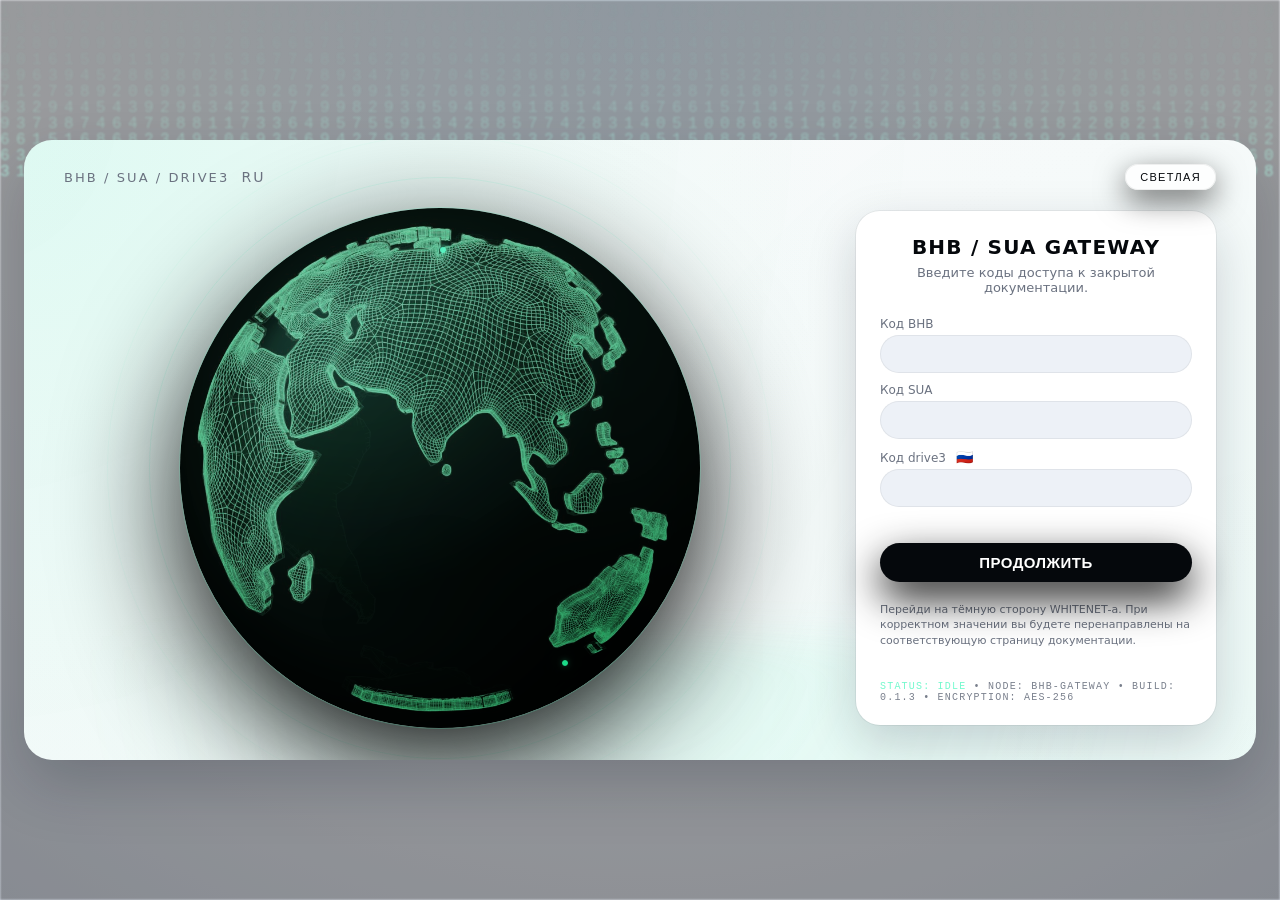
<file: index.html>
<!DOCTYPE html>
<html lang="ru">
  <head>
    <meta charset="UTF-8" />
    <meta name="viewport" content="width=device-width, initial-scale=1.0" />
    <title>BHB / SUA Gateway</title>
    <link rel="stylesheet" href="style.css" />
  </head>
  <body>
    <main class="page">
      <canvas id="code-rain" aria-hidden="true"></canvas>

      <div class="shell">
        <div class="shell-header">
          <div class="shell-logo">BHB / SUA / DRIVE3 <span class="flag-ru">RU</span></div>
          <button
            class="theme-toggle"
            type="button"
            id="theme-toggle"
            aria-label="Переключить тему"
          >
            ТЁМНАЯ
          </button>
        </div>

        <div class="layout">
          <div class="planet-wrap" aria-hidden="true">
            <div class="planet-orbit">
              <div class="planet-orbit-ring planet-orbit-ring--inner"></div>
              <div class="planet-orbit-ring planet-orbit-ring--outer"></div>
              <div class="planet-glow"></div>

              <div class="planet planet--wire">
                <div class="planet-wireframe">
                  <img src="wire1.png" alt="" class="planet-wireframe-layer planet-wireframe-layer--1" />
                  <img src="wire2.png" alt="" class="planet-wireframe-layer planet-wireframe-layer--2" />
                  <img src="wire3.png" alt="" class="planet-wireframe-layer planet-wireframe-layer--3" />
                </div>
                <div class="planet-scan"></div>
                <div class="planet-satellites">
                  <div class="planet-satellite planet-satellite--1"></div>
                  <div class="planet-satellite planet-satellite--2"></div>
                </div>
                <div class="planet-wire-mask"></div>
              </div>
            </div>
          </div>

          <section class="panel">
            <header class="panel-header">
              <h1>BHB / SUA GATEWAY</h1>
              <p>Введите коды доступа к закрытой документации.</p>
            </header>

            <div class="field-group">
              <div>
                <label for="code-bhb">Код BHB</label>
                <input id="code-bhb" type="text" autocomplete="off" />
              </div>

              <div>
                <label for="code-sua">Код SUA</label>
                <input id="code-sua" type="text" autocomplete="off" />
              </div>

              <div class="field-drive">
                <label for="code-drive">
                  Код drive3 <span class="flag-ru" aria-hidden="true">🇷🇺</span>
                </label>
                <input id="code-drive" type="text" autocomplete="off" />
              </div>

              <div class="error-text" id="code-error"></div>
            </div>

            <div class="btn-row">
              <button class="primary" id="continue-btn" type="button">
                ПРОДОЛЖИТЬ
              </button>
            </div>

            <p class="hint">
              Перейди на тёмную сторону WHITENET&#8209;a. При корректном значении вы будете перенаправлены на соответствующую
              страницу документации.
            </p>

            <p class="sysline">
              <span id="status-text">STATUS: IDLE</span>
              • NODE: BHB-GATEWAY • BUILD: 0.1.3 • ENCRYPTION: AES-256
            </p>
          </section>
        </div>
      </div>
    </main>

    <script src="script.js"></script>
  </body>
</html>
</file>
<file: style.css>
*,
*::before,
*::after {
  box-sizing: border-box;
}

:root {
  --bg-page: #020405;
  --bg-card: #050608;
  --bg-input: #121318;
  --text-main: #f7f7f7;
  --text-muted: #8c8c8c;
  --accent: #ffffff;
  --border-subtle: rgba(255, 255, 255, 0.08);
  --shadow-soft: 0 28px 80px rgba(0, 0, 0, 0.9);
  --error: #ff4b4b;
  --wire-color: #54f7c2;
}

body {
  margin: 0;
  min-height: 100vh;
  font-family: system-ui, -apple-system, BlinkMacSystemFont, "SF Pro Text",
    "Segoe UI", sans-serif;
  background: radial-gradient(circle at top, #16191f 0, #050608 55%, #000 100%);
  color: var(--text-main);
}

/* layout */

.page {
  position: relative;
  width: 100%;
  min-height: 100vh;
  display: flex;
  align-items: center;
  justify-content: center;
  padding: 24px;
  overflow: hidden;
}

.shell {
  position: relative;
  z-index: 1;
  width: 100%;
  max-width: 1280px;
  margin: 0 auto;
  border-radius: 28px;
  padding: 24px 40px 32px;
  background:
    radial-gradient(circle at 0 0, rgba(84,247,194,0.06), transparent 60%),
    radial-gradient(circle at 100% 100%, rgba(84,247,194,0.04), transparent 60%),
    #050609;
  box-shadow: var(--shadow-soft);
  overflow: hidden;
}

.shell::before {
  content: "";
  position: absolute;
  inset: -30%;
  background:
    radial-gradient(circle at 15% 15%, rgba(84,247,194,0.04), transparent 60%),
    radial-gradient(circle at 85% 85%, rgba(255,255,255,0.02), transparent 60%);
  opacity: 0.6;
  pointer-events: none;
}

.shell::after {
  content: "";
  position: absolute;
  left: -20%;
  right: -20%;
  bottom: -40%;
  height: 60%;
  background:
    radial-gradient(circle at 50% 0, rgba(84,247,194,0.22), transparent 60%);
  opacity: 0.6;
  pointer-events: none;
  filter: blur(20px);
}

.shell-header {
  display: flex;
  align-items: center;
  justify-content: space-between;
  margin-bottom: 18px;
  position: relative;
  z-index: 2;
}

.shell-logo {
  font-size: 13px;
  letter-spacing: 0.16em;
  text-transform: uppercase;
  color: var(--text-muted);
}

/* theme toggle */

.theme-toggle {
  border-radius: 999px;
  border: 1px solid var(--border-subtle);
  background: rgba(0, 0, 0, 0.35);
  color: var(--text-main);
  font-size: 11px;
  letter-spacing: 0.12em;
  text-transform: uppercase;
  padding: 6px 14px;
  cursor: pointer;
  box-shadow: 0 10px 30px rgba(0,0,0,0.6);
  backdrop-filter: blur(14px);
  -webkit-backdrop-filter: blur(14px);
  transition: background 0.18s ease, transform 0.15s ease,
    box-shadow 0.18s ease, border-color 0.18s ease;
}

.theme-toggle:hover {
  background: rgba(255,255,255,0.06);
  transform: translateY(-1px);
  box-shadow: 0 12px 36px rgba(0,0,0,0.8);
}

.theme-toggle:active {
  transform: translateY(0);
  box-shadow: 0 6px 18px rgba(0,0,0,0.7);
}

/* matrix background canvas */

#code-rain {
  position: fixed;
  inset: 0;
  width: 100%;
  height: 100%;
  opacity: 0.4; /* примерно 40% */
  pointer-events: none;
  z-index: 0;
  filter: blur(1.2px);
}

/* layout grid */

.layout {
  position: relative;
  display: flex;
  align-items: center;
  justify-content: space-between;
  gap: 40px;
  z-index: 1;
}

.planet-wrap {
  flex: 1 1 0;
  display: flex;
  justify-content: center;
  align-items: center;
  min-width: 0;
}

/* planet */

.planet-orbit {
  position: relative;
  width: min(52vw, 520px);
  aspect-ratio: 1 / 1;
  border-radius: 50%;
  display: flex;
  align-items: center;
  justify-content: center;
}

.planet-orbit-ring {
  position: absolute;
  inset: -6%;
  border-radius: 50%;
  border: 1px solid rgba(84, 247, 194, 0.12);
}

.planet-orbit-ring--outer {
  inset: -14%;
  opacity: 0.4;
  transform: rotate(8deg);
}

.planet-glow {
  position: absolute;
  inset: 8%;
  border-radius: 50%;
  background:
    radial-gradient(circle at 30% 15%, rgba(84,247,194,0.18), transparent 60%),
    radial-gradient(circle at 50% 90%, rgba(0,0,0,0.9), transparent 70%);
  filter: blur(10px);
  opacity: 0.9;
  pointer-events: none;
}

.planet {
  position: relative;
  width: 100%;
  height: 100%;
  border-radius: 50%;
  overflow: hidden;
  background: transparent;
  box-shadow:
    0 0 0 1px rgba(84,247,194,0.2),
    0 40px 120px rgba(0,0,0,0.95);
}

.planet--wire {
  background: transparent;
}

.planet-wireframe {
  position: absolute;
  inset: -5%;
  filter:
    drop-shadow(0 0 8px rgba(84,247,194,0.9))
    drop-shadow(0 0 24px rgba(84,247,194,0.45));
  mix-blend-mode: screen;
}

.planet-wireframe-layer {
  position: absolute;
  inset: 0;
  width: 100%;
  height: 100%;
  object-fit: contain;
  object-position: center;
  opacity: 0.4;
  transform-origin: 50% 50%;
  animation: spin-z 28s linear infinite;
}

.planet-wireframe-layer--2 {
  opacity: 0.55;
  animation-duration: 36s;
}

.planet-wireframe-layer--3 {
  opacity: 0.75;
  animation-duration: 46s;
}

@keyframes spin-z {
  0%   { transform: rotate(0deg); }
  100% { transform: rotate(360deg); }
}

/* satellites */

.planet-satellites {
  position: absolute;
  inset: -6%;
  pointer-events: none;
}

.planet-satellite {
  position: absolute;
  width: 6px;
  height: 6px;
  border-radius: 50%;
  background: rgba(84,247,194,0.95);
  box-shadow:
    0 0 6px rgba(84,247,194,0.9),
    0 0 18px rgba(84,247,194,0.6);
  transform-origin: 50% 50%;
}

.planet-satellite--1 {
  top: 12%;
  left: 50%;
  transform-origin: -40% 260%;
  animation: orbit-sat-1 18s linear infinite;
}

.planet-satellite--2 {
  bottom: 16%;
  right: 28%;
  transform-origin: 220% -60%;
  animation: orbit-sat-2 26s linear infinite;
}

@keyframes orbit-sat-1 {
  0%   { transform: rotate(0deg); }
  100% { transform: rotate(360deg); }
}

@keyframes orbit-sat-2 {
  0%   { transform: rotate(360deg); }
  100% { transform: rotate(0deg); }
}

/* scan beam */

.planet-scan {
  position: absolute;
  inset: -5%;
  background:
    linear-gradient(120deg,
      transparent 0%,
      rgba(84,247,194,0.06) 35%,
      rgba(84,247,194,0.28) 50%,
      rgba(84,247,194,0.06) 65%,
      transparent 100%);
  mix-blend-mode: screen;
  opacity: 0;
  transform: translateX(-70%);
  pointer-events: none;
  animation: planet-scan-pass 11s ease-in-out infinite;
}

@keyframes planet-scan-pass {
  0%, 55% {
    opacity: 0;
    transform: translateX(-70%);
  }
  60% {
    opacity: 1;
  }
  80% {
    opacity: 1;
    transform: translateX(40%);
  }
  90%, 100% {
    opacity: 0;
    transform: translateX(70%);
  }
}

/* mask / lighting */

.planet-wire-mask {
  position: absolute;
  inset: 0;
  border-radius: 50%;
  background:
    radial-gradient(circle at 20% 15%, rgba(255,255,255,0.18), transparent 55%),
    radial-gradient(circle at 80% 90%, rgba(0,0,0,0.95), transparent 65%);
  mix-blend-mode: soft-light;
  pointer-events: none;
  box-shadow:
    inset 0 24px 40px rgba(255,255,255,0.08),
    inset 0 -36px 70px rgba(0,0,0,0.95);
}

/* panel / form */

.panel {
  flex: 0 0 360px;
  max-width: 380px;
  background: var(--bg-card);
  border-radius: 24px;
  padding: 24px 24px 22px;
  box-shadow:
    0 18px 60px rgba(0, 0, 0, 0.85),
    0 0 0 1px rgba(84,247,194,0.12);
  display: flex;
  flex-direction: column;
  gap: 16px;
}

.panel-header {
  text-align: center;
}

.panel-header h1 {
  margin: 0 0 6px;
  font-size: 20px;
  letter-spacing: 0.06em;
  text-transform: uppercase;
}

.panel-header p {
  margin: 0;
  font-size: 13px;
  color: var(--text-muted);
}

.field-group {
  margin-top: 6px;
  display: flex;
  flex-direction: column;
  gap: 10px;
}

label {
  display: block;
  font-size: 12px;
  margin-bottom: 4px;
  color: var(--text-muted);
}

.flag-ru {
  font-size: 14px;
  margin-left: 6px;
  filter: drop-shadow(0 0 4px rgba(255,255,255,0.6));
}

input[type="text"] {
  width: 100%;
  padding: 10px 12px;
  border-radius: 999px;
  border: 1px solid var(--border-subtle);
  background: var(--bg-input);
  color: var(--text-main);
  font-size: 14px;
  outline: none;
  transition: border-color 0.18s ease, box-shadow 0.18s ease,
    background 0.18s ease, transform 0.12s ease;
}

input[type="text"]::placeholder {
  color: var(--text-muted);
}

input[type="text"]:focus {
  border-color: rgba(84,247,194,0.8);
  box-shadow: 0 0 0 1px rgba(84,247,194,0.6), 0 0 18px rgba(84,247,194,0.15);
  background: #090b10;
  transform: translateY(-0.5px);
}

input.input-error {
  border-color: var(--error);
  box-shadow: 0 0 0 1px rgba(255, 75, 75, 0.5);
}

.error-text {
  font-size: 12px;
  color: var(--error);
  min-height: 0;
  opacity: 0;
  transform: translateY(-4px);
  transition: opacity 0.18s ease, transform 0.18s ease;
}

.error-text.visible {
  opacity: 1;
  transform: translateY(0);
}

.btn-row {
  margin-top: 10px;
}

button.primary {
  position: relative;
  width: 100%;
  padding: 11px 14px;
  border-radius: 999px;
  border: none;
  background: var(--accent);
  color: #000;
  font-size: 15px;
  font-weight: 600;
  cursor: pointer;
  letter-spacing: 0.03em;
  text-transform: uppercase;
  box-shadow: 0 16px 40px rgba(0, 0, 0, 0.9);
  transition: transform 0.15s ease, box-shadow 0.18s ease, background 0.18s ease;
  overflow: hidden;
}

button.primary::after {
  content: "";
  position: absolute;
  inset: 0;
  background: radial-gradient(circle at 0% 50%, rgba(0,0,0,0.08), transparent 60%);
  opacity: 0;
  pointer-events: none;
  transition: opacity 0.2s ease;
}

button.primary:hover::after {
  opacity: 1;
}

button.primary:hover {
  transform: translateY(-1px);
  box-shadow: 0 20px 50px rgba(0, 0, 0, 1);
}

button.primary:active {
  transform: translateY(1px);
  box-shadow: 0 10px 26px rgba(0, 0, 0, 0.8);
}

.hint {
  font-size: 11px;
  color: var(--text-muted);
  margin-top: 4px;
  line-height: 1.4;
}

.sysline {
  margin: 6px 0 0;
  font-family: "SF Mono", ui-monospace, Menlo, Monaco, Consolas,
    "Liberation Mono", "Courier New", monospace;
  font-size: 10px;
  letter-spacing: 0.12em;
  text-transform: uppercase;
  color: var(--text-muted);
  opacity: 0.9;
}

#status-text {
  color: rgba(84,247,194,0.9);
}

/* responsive */

@media (max-width: 900px) {
  .shell {
    padding: 24px 20px;
    border-radius: 24px;
  }

  .layout {
    flex-direction: column;
    align-items: center;
  }

  .planet-orbit {
    width: min(70vw, 420px);
  }

  .panel {
    width: 100%;
    max-width: 420px;
  }
}

@media (max-width: 520px) {
  .page {
    padding: 16px;
  }

  .shell {
    padding: 20px 14px;
    border-radius: 20px;
  }

  .planet-orbit {
    width: min(80vw, 360px);
  }
}

/* light theme */

body[data-theme="light"] {
  --bg-page: #f4f6fa;
  --bg-card: #ffffff;
  --bg-input: #edf1f7;
  --text-main: #05080c;
  --text-muted: #6b7280;
  --accent: #05080c;
  --border-subtle: rgba(0, 0, 0, 0.06);
  --shadow-soft: 0 24px 60px rgba(15, 23, 42, 0.22);
}

body[data-theme="light"] .page {
  background: radial-gradient(circle at top, #e5f3ff 0, #f4f6fa 55%, #d8dee9 100%);
}

body[data-theme="light"] .shell {
  background:
    radial-gradient(circle at 0 0, rgba(84,247,194,0.14), transparent 60%),
    radial-gradient(circle at 100% 100%, rgba(84,247,194,0.08), transparent 60%),
    #f9fafb;
}

body[data-theme="light"] .panel {
  box-shadow:
    0 18px 50px rgba(15,23,42,0.18),
    0 0 0 1px rgba(15,23,42,0.06);
}

body[data-theme="light"] .theme-toggle {
  background: rgba(255,255,255,0.8);
}

body[data-theme="light"] .hint,
body[data-theme="light"] .sysline {
  color: var(--text-muted);
}

body[data-theme="light"] button.primary {
  background: #05080c;
  color: #ffffff;
}

body[data-theme="light"] button.primary::after {
  background: radial-gradient(circle at 0% 50%, rgba(255,255,255,0.09), transparent 60%);
}

body[data-theme="light"] input[type="text"] {
  background: var(--bg-input);
  color: var(--text-main);
}

body[data-theme="light"] input[type="text"]::placeholder {
  color: var(--text-muted);
}
</file>
